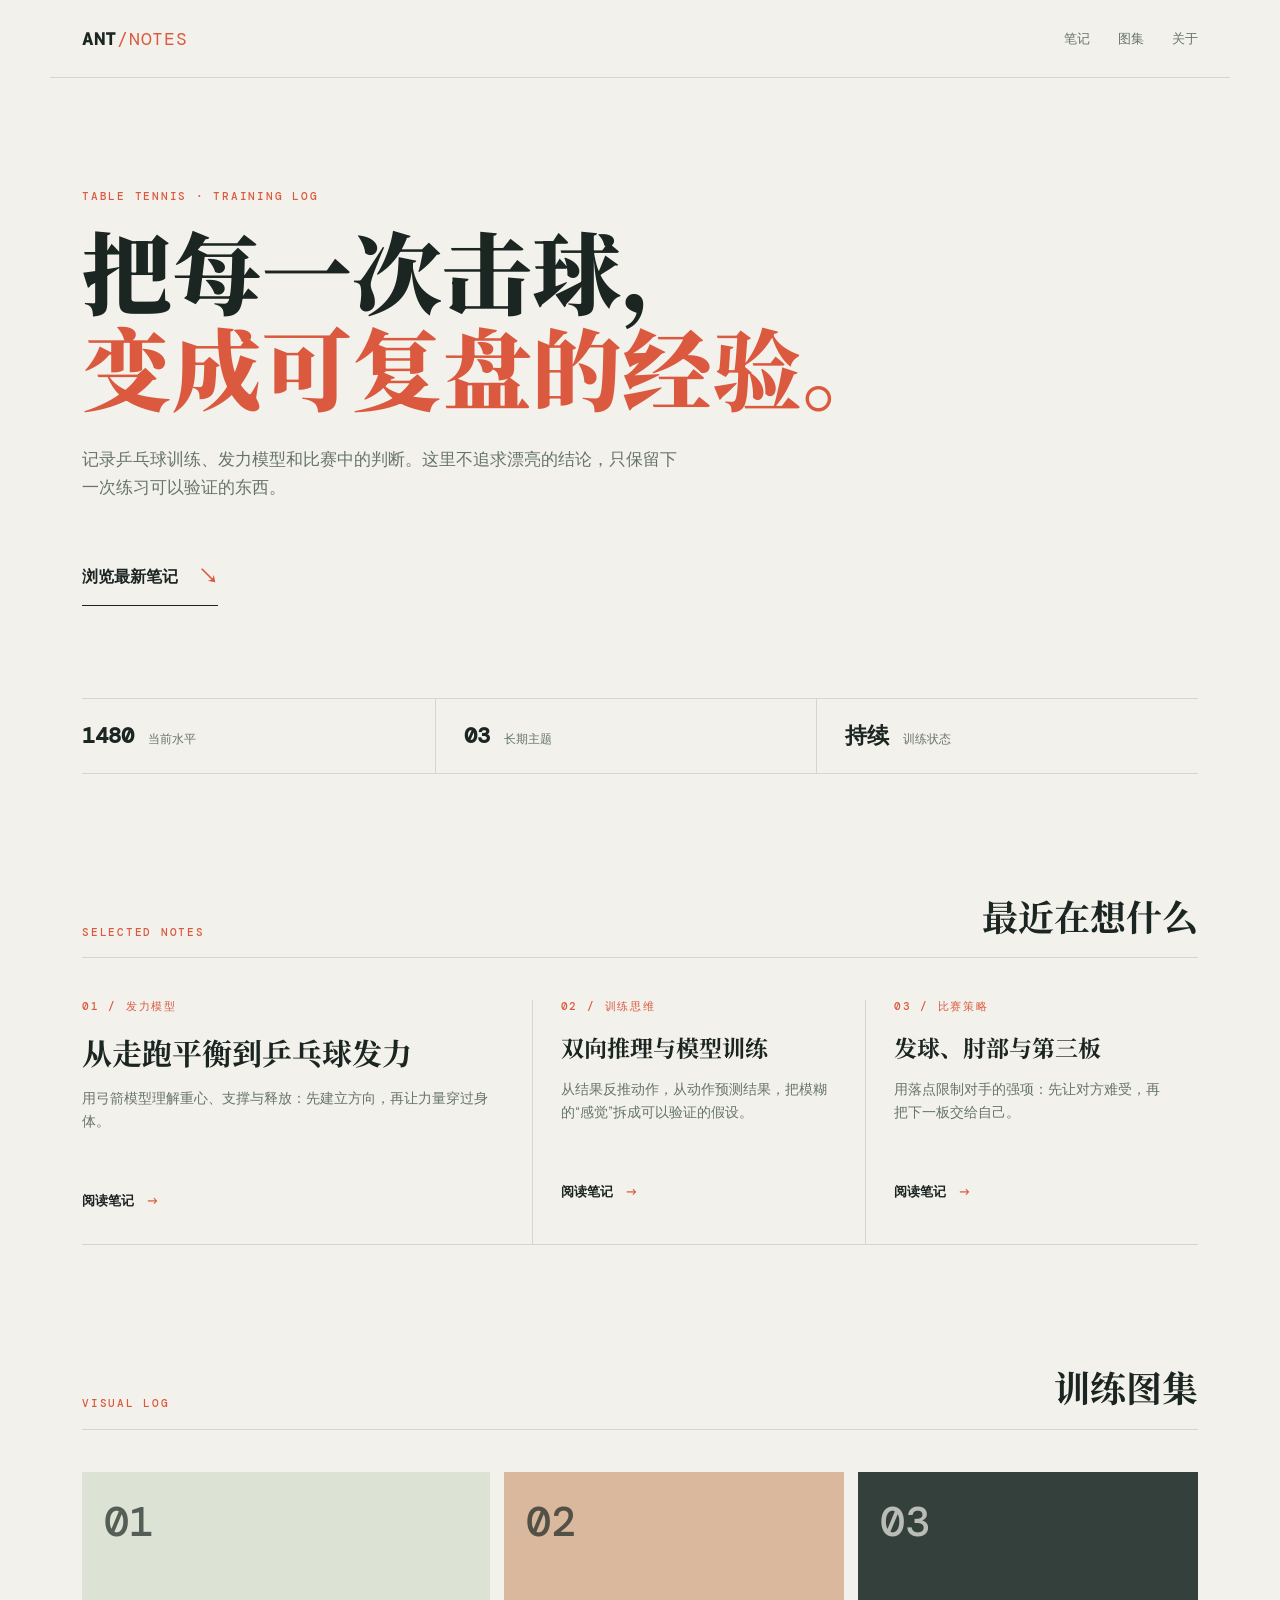
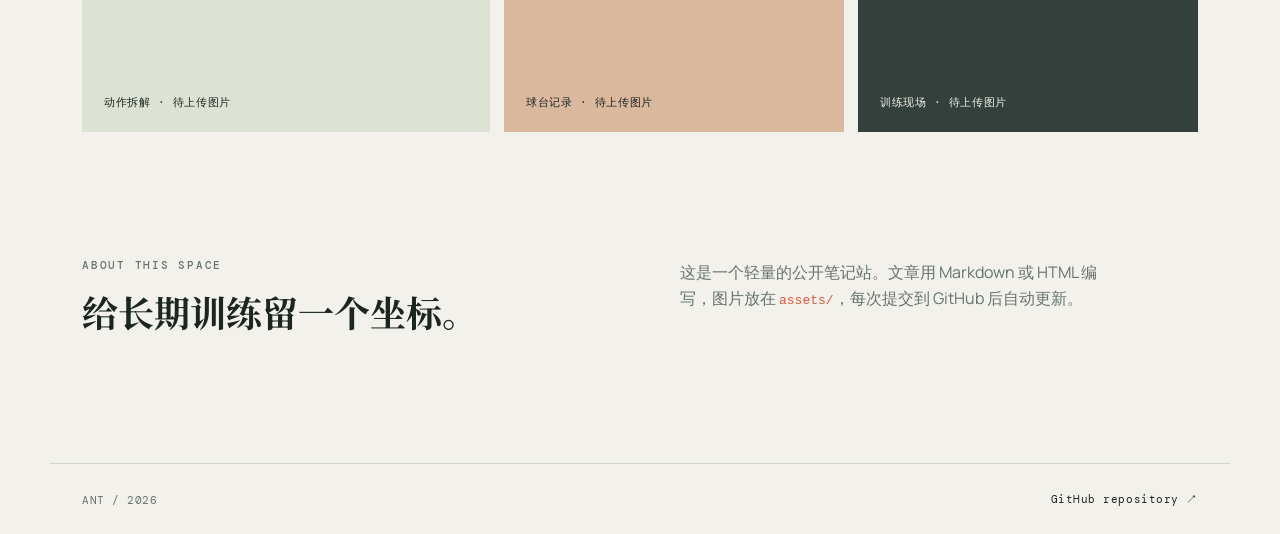
<file: index.html>
<!doctype html>
<html lang="zh-CN">
<head>
  <meta charset="utf-8">
  <meta name="viewport" content="width=device-width, initial-scale=1">
  <meta name="description" content="Ant 的乒乓球训练、笔记与思考。">
  <title>Ant · 训练与思考</title>
  <link rel="stylesheet" href="assets/style.css">
</head>
<body>
  <header class="site-header">
    <a class="brand" href="./">ANT<span>/NOTES</span></a>
    <nav aria-label="主导航">
      <a href="#notes">笔记</a>
      <a href="#gallery">图集</a>
      <a href="#about">关于</a>
    </nav>
  </header>

  <main>
    <section class="hero">
      <p class="eyebrow">TABLE TENNIS · TRAINING LOG</p>
      <h1>把每一次击球，<br><em>变成可复盘的经验。</em></h1>
      <p class="intro">记录乒乓球训练、发力模型和比赛中的判断。这里不追求漂亮的结论，只保留下一次练习可以验证的东西。</p>
      <a class="primary-link" href="#notes">浏览最新笔记 <span aria-hidden="true">↘</span></a>
    </section>

    <section class="signal-bar" aria-label="训练概览">
      <div><strong>1480</strong><span>当前水平</span></div>
      <div><strong>03</strong><span>长期主题</span></div>
      <div><strong>持续</strong><span>训练状态</span></div>
    </section>

    <section id="notes" class="section-block">
      <div class="section-heading"><p class="eyebrow">SELECTED NOTES</p><h2>最近在想什么</h2></div>
      <div class="notes-grid">
        <article class="note-item featured"><p class="note-meta">01 / 发力模型</p><h3>从走跑平衡到乒乓球发力</h3><p>用弓箭模型理解重心、支撑与释放：先建立方向，再让力量穿过身体。</p><a href="notes/archery-model.html">阅读笔记 <span>→</span></a></article>
        <article class="note-item"><p class="note-meta">02 / 训练思维</p><h3>双向推理与模型训练</h3><p>从结果反推动作，从动作预测结果，把模糊的“感觉”拆成可以验证的假设。</p><a href="notes/bidirectional-reasoning.html">阅读笔记 <span>→</span></a></article>
        <article class="note-item"><p class="note-meta">03 / 比赛策略</p><h3>发球、肘部与第三板</h3><p>用落点限制对手的强项：先让对方难受，再把下一板交给自己。</p><a href="notes/third-ball.html">阅读笔记 <span>→</span></a></article>
      </div>
    </section>

    <section id="gallery" class="section-block gallery-section">
      <div class="section-heading"><p class="eyebrow">VISUAL LOG</p><h2>训练图集</h2></div>
      <div class="gallery-grid">
        <figure class="gallery-placeholder"><div class="placeholder-mark">01</div><figcaption>动作拆解 · 待上传图片</figcaption></figure>
        <figure class="gallery-placeholder warm"><div class="placeholder-mark">02</div><figcaption>球台记录 · 待上传图片</figcaption></figure>
        <figure class="gallery-placeholder dark"><div class="placeholder-mark">03</div><figcaption>训练现场 · 待上传图片</figcaption></figure>
      </div>
    </section>

    <section id="about" class="about-section">
      <div><p class="eyebrow">ABOUT THIS SPACE</p><h2>给长期训练留一个坐标。</h2></div>
      <p>这是一个轻量的公开笔记站。文章用 Markdown 或 HTML 编写，图片放在 <code>assets/</code>，每次提交到 GitHub 后自动更新。</p>
    </section>
  </main>

  <footer class="site-footer"><span>ANT / 2026</span><a href="https://github.com/fpnq/fpnq.github.io">GitHub repository ↗</a></footer>
</body>
</html>
</file>
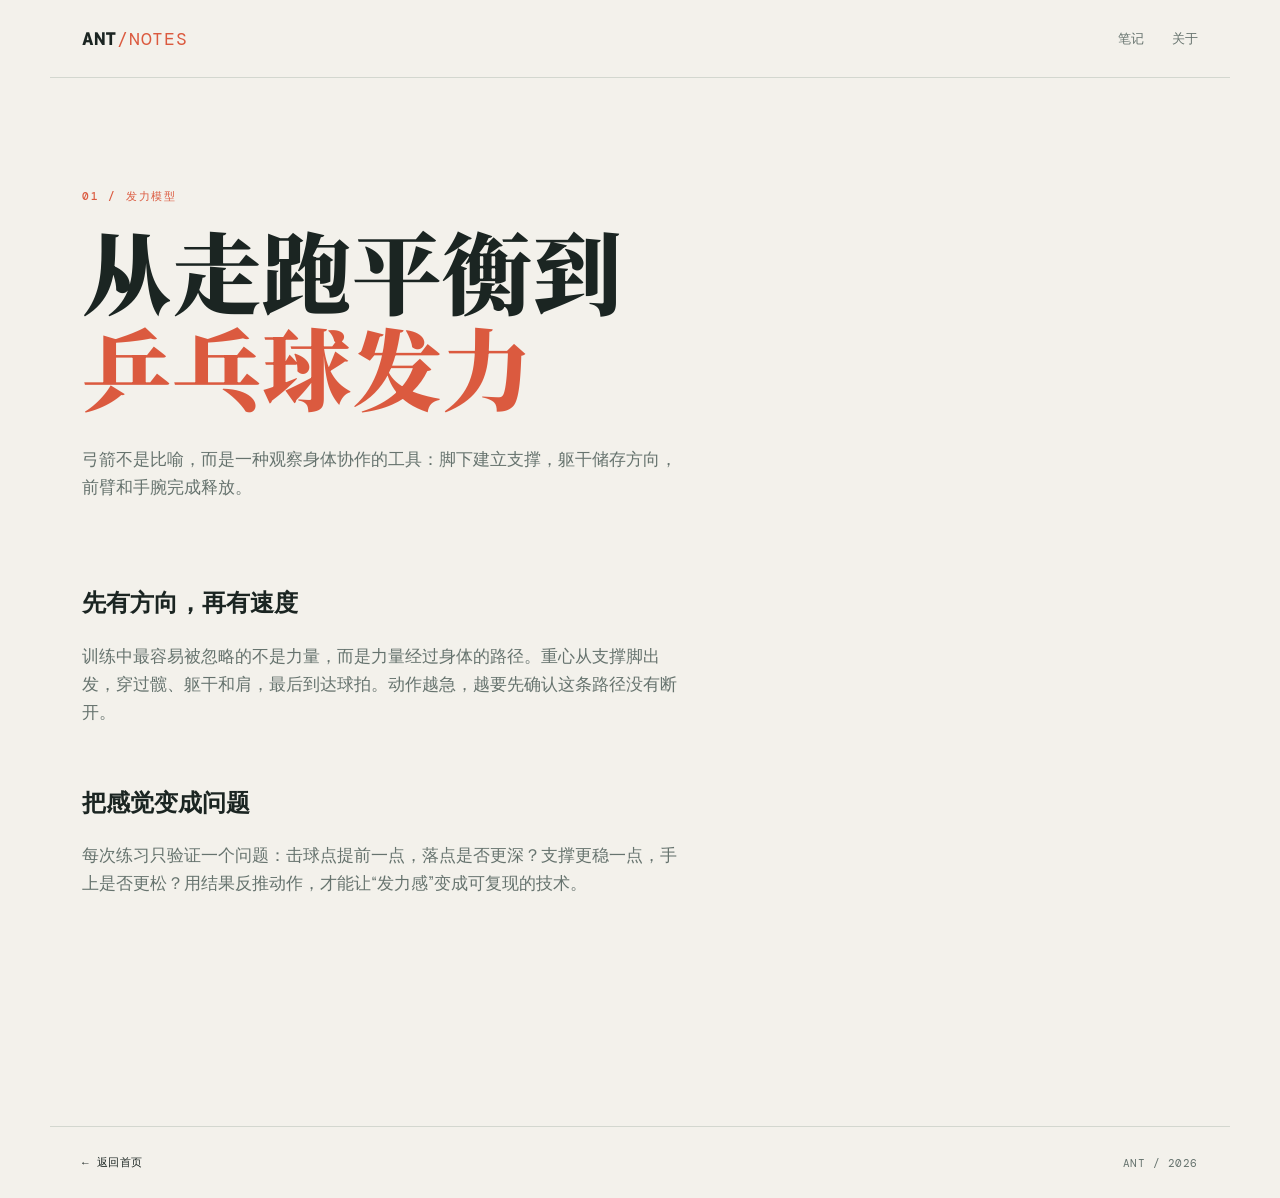
<file: notes/archery-model.html>
<!doctype html><html lang="zh-CN"><head><meta charset="utf-8"><meta name="viewport" content="width=device-width,initial-scale=1"><title>从走跑平衡到乒乓球发力 · Ant</title><link rel="stylesheet" href="../assets/style.css"></head><body><header class="site-header"><a class="brand" href="../">ANT<span>/NOTES</span></a><nav><a href="../#notes">笔记</a><a href="../#about">关于</a></nav></header><main><article class="hero"><p class="eyebrow">01 / 发力模型</p><h1>从走跑平衡到<br><em>乒乓球发力</em></h1><p class="intro">弓箭不是比喻，而是一种观察身体协作的工具：脚下建立支撑，躯干储存方向，前臂和手腕完成释放。</p><div class="section-block" style="padding-top:64px"><h2>先有方向，再有速度</h2><p class="intro">训练中最容易被忽略的不是力量，而是力量经过身体的路径。重心从支撑脚出发，穿过髋、躯干和肩，最后到达球拍。动作越急，越要先确认这条路径没有断开。</p><h2 style="margin-top:56px">把感觉变成问题</h2><p class="intro">每次练习只验证一个问题：击球点提前一点，落点是否更深？支撑更稳一点，手上是否更松？用结果反推动作，才能让“发力感”变成可复现的技术。</p></div></article></main><footer class="site-footer"><a href="../">← 返回首页</a><span>ANT / 2026</span></footer></body></html>
</file>
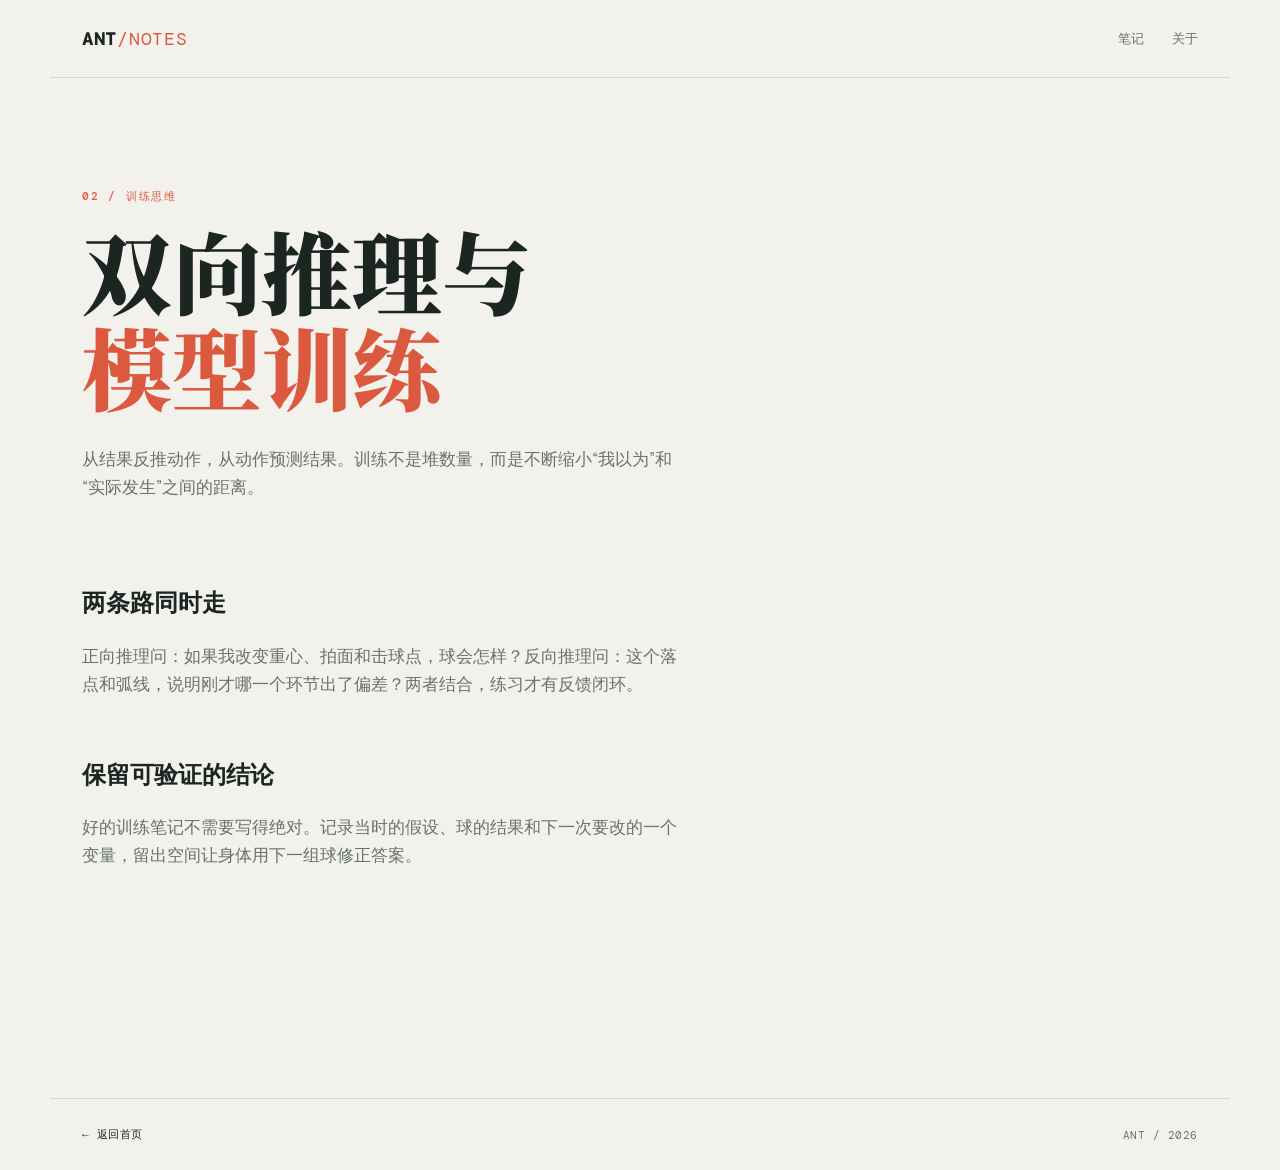
<file: notes/bidirectional-reasoning.html>
<!doctype html><html lang="zh-CN"><head><meta charset="utf-8"><meta name="viewport" content="width=device-width,initial-scale=1"><title>双向推理与模型训练 · Ant</title><link rel="stylesheet" href="../assets/style.css"></head><body><header class="site-header"><a class="brand" href="../">ANT<span>/NOTES</span></a><nav><a href="../#notes">笔记</a><a href="../#about">关于</a></nav></header><main><article class="hero"><p class="eyebrow">02 / 训练思维</p><h1>双向推理与<br><em>模型训练</em></h1><p class="intro">从结果反推动作，从动作预测结果。训练不是堆数量，而是不断缩小“我以为”和“实际发生”之间的距离。</p><div class="section-block" style="padding-top:64px"><h2>两条路同时走</h2><p class="intro">正向推理问：如果我改变重心、拍面和击球点，球会怎样？反向推理问：这个落点和弧线，说明刚才哪一个环节出了偏差？两者结合，练习才有反馈闭环。</p><h2 style="margin-top:56px">保留可验证的结论</h2><p class="intro">好的训练笔记不需要写得绝对。记录当时的假设、球的结果和下一次要改的一个变量，留出空间让身体用下一组球修正答案。</p></div></article></main><footer class="site-footer"><a href="../">← 返回首页</a><span>ANT / 2026</span></footer></body></html>
</file>
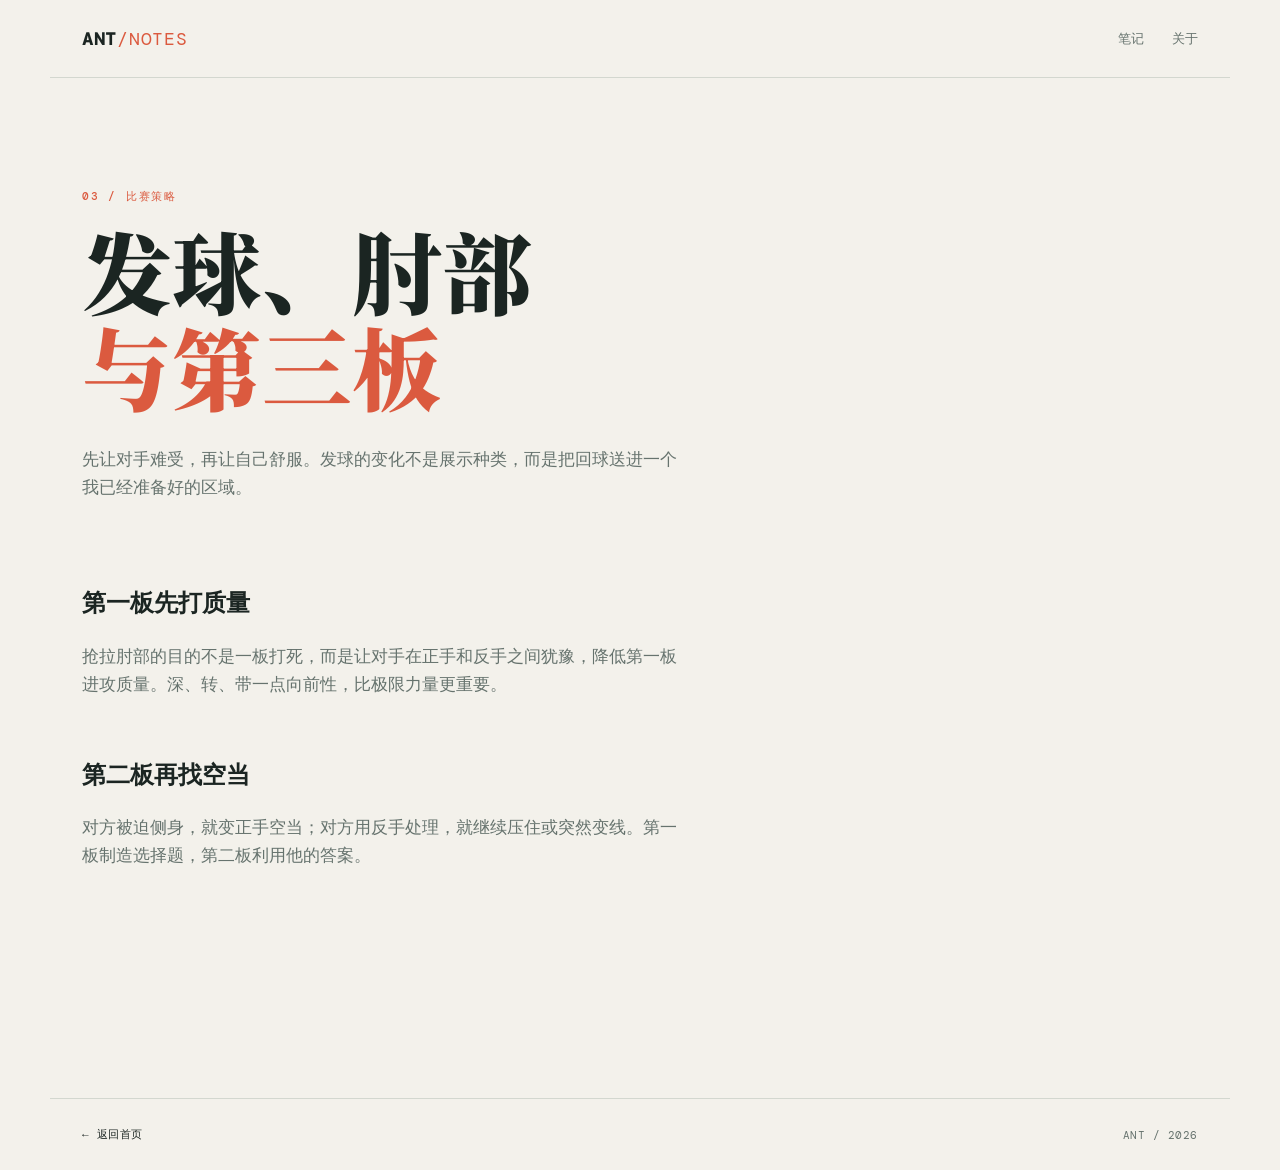
<file: notes/third-ball.html>
<!doctype html><html lang="zh-CN"><head><meta charset="utf-8"><meta name="viewport" content="width=device-width,initial-scale=1"><title>发球、肘部与第三板 · Ant</title><link rel="stylesheet" href="../assets/style.css"></head><body><header class="site-header"><a class="brand" href="../">ANT<span>/NOTES</span></a><nav><a href="../#notes">笔记</a><a href="../#about">关于</a></nav></header><main><article class="hero"><p class="eyebrow">03 / 比赛策略</p><h1>发球、肘部<br><em>与第三板</em></h1><p class="intro">先让对手难受，再让自己舒服。发球的变化不是展示种类，而是把回球送进一个我已经准备好的区域。</p><div class="section-block" style="padding-top:64px"><h2>第一板先打质量</h2><p class="intro">抢拉肘部的目的不是一板打死，而是让对手在正手和反手之间犹豫，降低第一板进攻质量。深、转、带一点向前性，比极限力量更重要。</p><h2 style="margin-top:56px">第二板再找空当</h2><p class="intro">对方被迫侧身，就变正手空当；对方用反手处理，就继续压住或突然变线。第一板制造选择题，第二板利用他的答案。</p></div></article></main><footer class="site-footer"><a href="../">← 返回首页</a><span>ANT / 2026</span></footer></body></html>
</file>
<file: assets/style.css>
@import url('https://fonts.googleapis.com/css2?family=DM+Mono:wght@400;500&family=Manrope:wght@400;600;700;800&family=Noto+Serif+SC:wght@500;700;900&display=swap');

:root { --ink:#1b2522; --muted:#66736e; --paper:#f3f1eb; --line:#d3d7cf; --accent:#db5a3f; --olive:#b6c3a7; }
* { box-sizing:border-box; }
html { scroll-behavior:smooth; }
body { margin:0; background:var(--paper); color:var(--ink); font-family:Manrope,"PingFang SC","Microsoft YaHei",sans-serif; line-height:1.65; }
a { color:inherit; text-decoration:none; }
.site-header,.site-footer { max-width:1180px; margin:auto; padding:28px 32px; display:flex; justify-content:space-between; align-items:center; }
.site-header { border-bottom:1px solid var(--line); }
.brand { font:700 18px/1 "DM Mono",monospace; letter-spacing:.04em; }
.brand span { color:var(--accent); font-weight:400; }
nav { display:flex; gap:28px; color:var(--muted); font-size:13px; }
nav a:hover,.site-footer a:hover { color:var(--accent); }
main { max-width:1180px; margin:auto; padding:0 32px; }
.hero { padding:112px 0 92px; max-width:850px; }
.eyebrow,.note-meta { margin:0 0 18px; color:var(--accent); font:500 11px/1.2 "DM Mono",monospace; letter-spacing:.16em; }
h1,h2,h3,p { margin-top:0; }
h1 { margin-bottom:30px; font:900 clamp(44px,7vw,92px)/1.08 "Noto Serif SC",serif; letter-spacing:0; }
h1 em { color:var(--accent); font-style:normal; }
.intro { max-width:600px; color:var(--muted); font-size:17px; }
.primary-link { display:inline-flex; gap:20px; align-items:center; margin-top:28px; padding:13px 0; border-bottom:1px solid var(--ink); font-weight:700; }
.primary-link span { color:var(--accent); font-size:20px; }
.signal-bar { border-top:1px solid var(--line); border-bottom:1px solid var(--line); display:flex; gap:0; margin-bottom:120px; }
.signal-bar div { flex:1; padding:22px 0; display:flex; gap:14px; align-items:baseline; border-right:1px solid var(--line); }
.signal-bar div:not(:first-child) { padding-left:28px; }
.signal-bar div:last-child { border:0; }
.signal-bar strong { font:700 22px "DM Mono",monospace; }.signal-bar span { color:var(--muted); font-size:12px; }
.section-block { padding-bottom:120px; }.section-heading { display:flex; justify-content:space-between; align-items:end; border-bottom:1px solid var(--line); margin-bottom:42px; }.section-heading h2,.about-section h2 { font:700 36px/1.2 "Noto Serif SC",serif; margin:0 0 20px; }
.notes-grid { display:grid; grid-template-columns:1.35fr 1fr 1fr; gap:0; border-bottom:1px solid var(--line); }.note-item { padding:0 28px 32px; border-left:1px solid var(--line); }.note-item:first-child { padding-left:0; border-left:0; }.note-item h3 { font:700 23px/1.35 "Noto Serif SC",serif; margin-bottom:14px; }.note-item p:not(.note-meta) { color:var(--muted); font-size:14px; min-height:72px; }.note-item a { display:inline-flex; gap:12px; margin-top:18px; font-size:13px; font-weight:700; }.note-item a span { color:var(--accent); }.featured h3 { font-size:30px; }
.gallery-grid { display:grid; grid-template-columns:1.2fr 1fr 1fr; gap:14px; }.gallery-placeholder { margin:0; min-height:260px; padding:22px; background:#dce3d4; display:flex; flex-direction:column; justify-content:space-between; }.gallery-placeholder.warm { background:#d9b89e; }.gallery-placeholder.dark { background:#34403b; color:#f3f1eb; }.placeholder-mark { font:500 42px "DM Mono",monospace; opacity:.7; }.gallery-placeholder figcaption { font:11px "DM Mono",monospace; letter-spacing:.05em; }
.about-section { display:grid; grid-template-columns:1fr 1fr; gap:80px; padding:0 0 110px; }.about-section p { color:var(--muted); max-width:430px; margin-top:7px; }.about-section code { color:var(--accent); }
.site-footer { border-top:1px solid var(--line); color:var(--muted); font:11px "DM Mono",monospace; letter-spacing:.05em; }.site-footer a { color:var(--ink); }
@media (max-width:700px) { .site-header, .site-footer, main { padding-left:20px; padding-right:20px; }.hero { padding:72px 0 64px; }.signal-bar { margin-bottom:76px; }.signal-bar div,.signal-bar div:not(:first-child) { display:block; padding:16px 10px 16px 0; }.signal-bar strong { display:block; margin-bottom:4px; }.section-block { padding-bottom:76px; }.section-heading { display:block; }.notes-grid,.gallery-grid,.about-section { display:block; }.note-item,.note-item:first-child { padding:28px 0; border-left:0; border-top:1px solid var(--line); }.gallery-placeholder { min-height:180px; margin-bottom:12px; }.about-section { padding-bottom:76px; }.about-section h2 { margin-bottom:26px; } nav { gap:14px; } }
</file>
